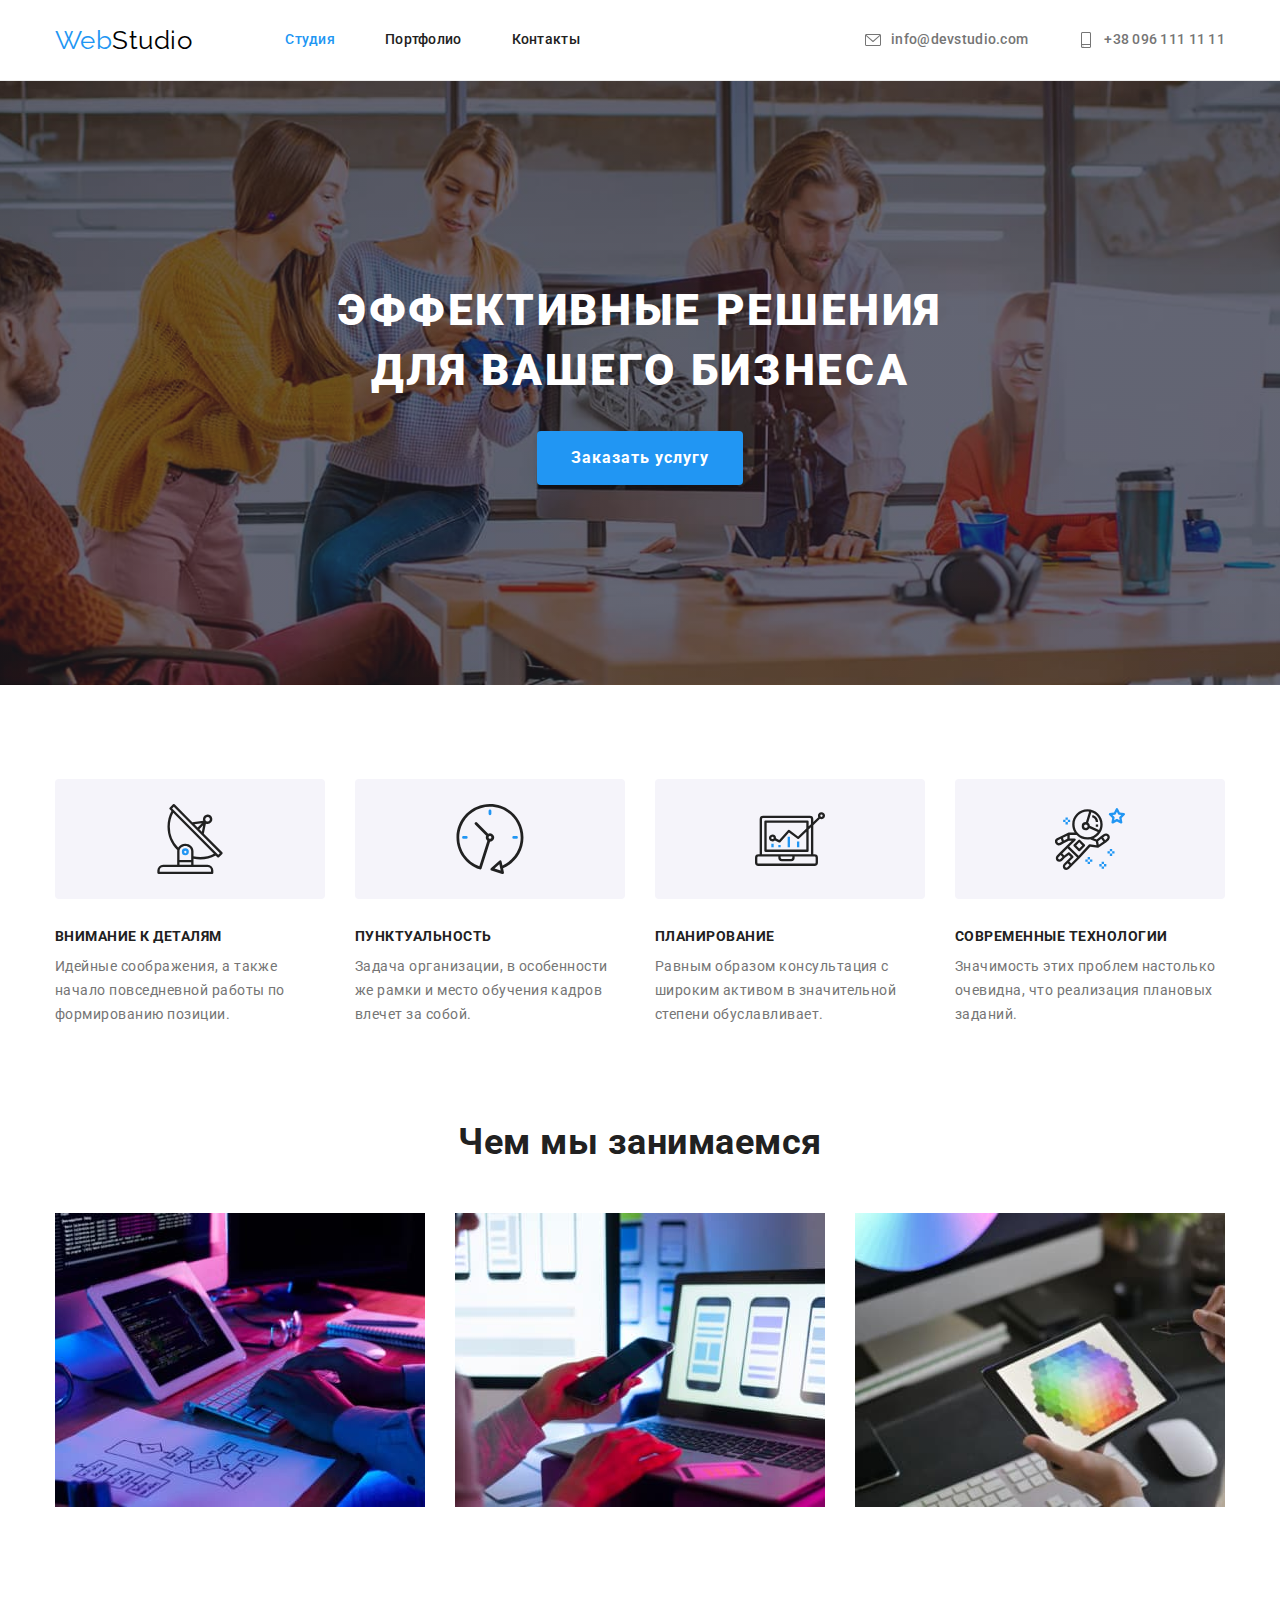
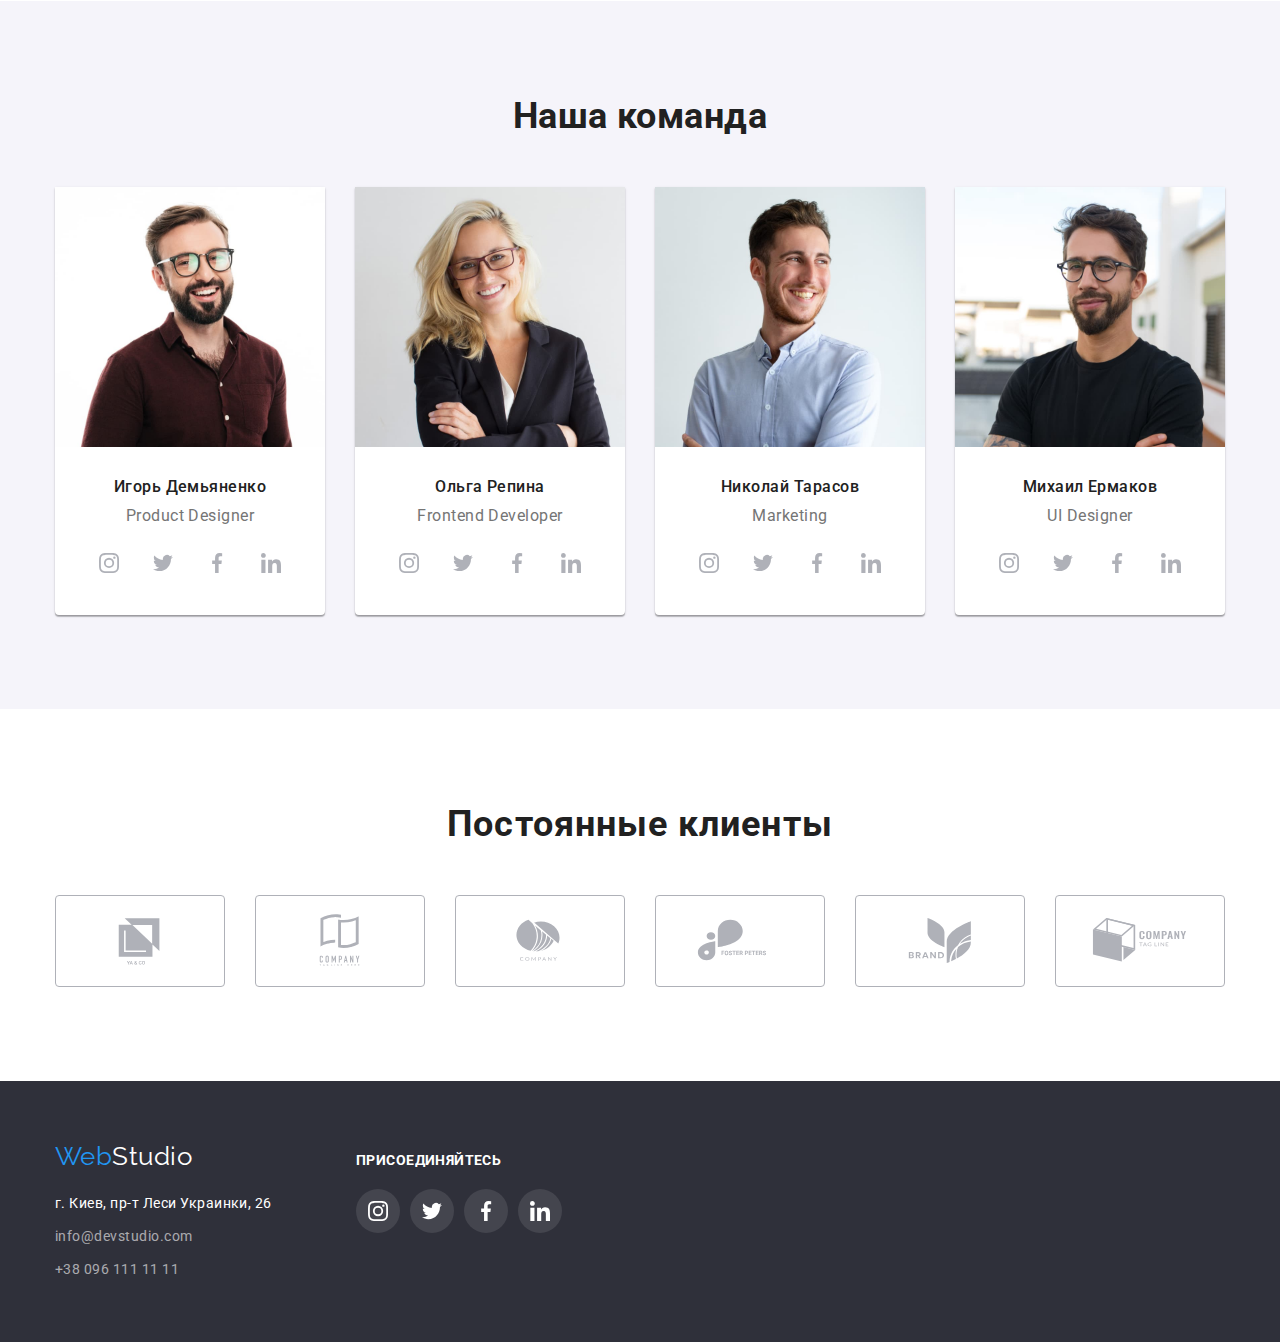
<file: index.html>
<!DOCTYPE html>
<html lang="ru">

<head>
    <meta charset="UTF-8">
    <meta http-equiv="X-UA-Compatible" content="IE=edge">
    <meta name="viewport" content="width=device-width, initial-scale=1.0">
    <title lang="en">Studio</title>
    <link
        href="https://fonts.googleapis.com/css2?family=Raleway:wght@700&family=Roboto:wght@400;500;700;900&display=swap"
        rel="stylesheet">
    <link rel="stylesheet"
        href="https://cdnjs.cloudflare.com/ajax/libs/modern-normalize/1.1.0/modern-normalize.min.css">
    <link rel="stylesheet" href="./css/styles.css">
</head>

<body>
    <!--Шапка сайта-->
    <header class="page-header">
        <div class="container main-nav">
            <nav class="main-nav">
                <a lang="en" href="./index.html" class="logo link">Web<span class="logo-black">Studio</span></a>
                <ul class="site-nav lists">
                    <li class="item"><a href="./index.html" class="link current">Студия</a></li>
                    <li class="item"><a href="./portfolio.html" class="link">Портфолио</a></li>
                    <li class="item"><a href="" class="link">Контакты</a></li>
                </ul>
            </nav>
            <ul class="auth-nav lists">
                <li class="item"><a href="mailto:info@devstudio.com" lang="en" class="link"><svg class="nav-icon"
                            width="16px" height="16px">
                            <use href="./images/icons.svg#icon-mail"></use>
                        </svg>info@devstudio.com</a></li>
                <li class="item"><a href="tel:+380961111111" class="link"><svg class="nav-icon" width="16px"
                            height="16px">
                            <use href="./images/icons.svg#icon-smartphone"></use>
                        </svg>+38 096 111 11 11</a></li>
            </ul>
        </div>
    </header>
    <!--Основная страница-->
    <main>
        <!--Герой-->
        <section class="hero">
            <div class="hero-overlay">
                <h1 class="hero-title">Эффективные решения для вашего бизнеса</h1>
                <button type="button" class="btn">Заказать услугу</button>
            </div>
        </section>
        <!--Особенности-->
        <section class="section">
            <div class="container">
                <ul class="features-list lists">
                    <li class="item">
                        <div class="features-icon"><svg width="70px" height="70px">
                                <use href="./images/icons.svg#icon-antenna"></use>
                            </svg></div>
                        <h3 class="features-title">Внимание к деталям</h3>
                        <p class="features-text">Идейные соображения, а также начало повседневной работы по формированию
                            позиции.</p>
                    </li>
                    <li class="item">
                        <div class="features-icon"><svg width="70px" height="70px">
                                <use href="./images/icons.svg#icon-clock"></use>
                            </svg></div>
                        <h3 class="features-title">Пунктуальность</h3>
                        <p class="features-text">Задача организации, в особенности же рамки и место обучения кадров
                            влечет
                            за собой.</p>
                    </li>
                    <li class="item">
                        <div class="features-icon"><svg width="70px" height="70px">
                                <use href="./images/icons.svg#icon-diagram"></use>
                            </svg></div>
                        <h3 class="features-title">Планирование</h3>
                        <p class="features-text">Равным образом консультация с широким активом в значительной степени
                            обуславливает.</p>
                    </li>
                    <li class="item">
                        <div class="features-icon"><svg width="70px" height="70px">
                                <use href="./images/icons.svg#icon-astronaut"></use>
                            </svg></div>
                        <h3 class="features-title">Современные технологии</h3>
                        <p class="features-text">Значимость этих проблем настолько очевидна, что реализация плановых
                            заданий.</p>
                    </li>
                </ul>
            </div>
        </section>
        <!--Чем мы занимаемся-->
        <section class="section about">
            <div class="container">
                <h2 class="about-title">Чем мы занимаемся</h2>
                <ul class="about-list lists">
                    <li>
                        <img src="./images/box1.jpg" alt="разработка приложений" width="370">
                    </li>
                    <li>
                        <img src="./images/box2.jpg" alt="разработка макета сайта" width="370">
                    </li>
                    <li>
                        <img src="./images/box3.jpg" alt="выбор оттенка из палитры цветов " width="370">
                    </li>
                </ul>
            </div>
        </section>
        <!--Наша команда-->
        <section class="section-team">
            <div class="container">
                <h2 class="team-title">Наша команда</h2>
                <ul class="team-list lists">
                    <li class="item">
                        <img src="./images/ihor.jpg" alt="мужчина с бородой в красной рубашке" width="270" height="260">
                        <div class="team-list-text">
                            <h3 class="title">Игорь Демьяненко</h3>
                            <p lang="en" class="text">Product Designer</p>
                            <ul class="social-list lists">
                                <li class="social-list-item">
                                    <a href="/" class="social-link"><svg class="social-icon" width="20px" height="20px">
                                            <use href="./images/icons.svg#icon-team_instagram"></use>
                                        </svg></a>
                                </li>
                                <li class="social-list-item"><a href="/" class="social-link"><svg class="social-icon"
                                            width="20px" height="20px">
                                            <use href="./images/icons.svg#icon-team_twitter"></use>
                                        </svg></a></li>
                                <li class="social-list-item"><a href="/" class="social-link"><svg class="social-icon"
                                            width="20px" height="20px">
                                            <use href="./images/icons.svg#icon-team_facebook"></use>
                                        </svg></a></li>
                                <li class="social-list-item"><a href="/" class="social-link"><svg class="social-icon"
                                            width="20px" height="20px">
                                            <use href="./images/icons.svg#icon-team_linkedin"></use>
                                        </svg></a></li>
                            </ul>
                        </div>
                    </li>
                    <li class="item">
                        <img src="./images/olga.jpg" alt="девушка в черном пиджаке" width="270" height="260">
                        <div class="team-list-text">
                            <h3 class="title">Ольга Репина</h3>
                            <p lang="en" class="text">Frontend Developer</p>
                            <ul class="social-list lists">
                                <li class="social-list-item">
                                    <a href="/" class="social-link"><svg class="social-icon" width="20px" height="20px">
                                            <use href="./images/icons.svg#icon-team_instagram"></use>
                                        </svg></a>
                                </li>
                                <li class="social-list-item"><a href="/" class="social-link"><svg class="social-icon"
                                            width="20px" height="20px">
                                            <use href="./images/icons.svg#icon-team_twitter"></use>
                                        </svg></a></li>
                                <li class="social-list-item"><a href="/" class="social-link"><svg class="social-icon"
                                            width="20px" height="20px">
                                            <use href="./images/icons.svg#icon-team_facebook"></use>
                                        </svg></a></li>
                                <li class="social-list-item"><a href="/" class="social-link"><svg class="social-icon"
                                            width="20px" height="20px">
                                            <use href="./images/icons.svg#icon-team_linkedin"></use>
                                        </svg></a></li>
                            </ul>
                        </div>
                    </li>
                    <li class="item">
                        <img src="./images/nikolay.jpg" alt="мужчина в голубой рубашке" width="270" height="260">
                        <div class="team-list-text">
                            <h3 class="title">Николай Тарасов</h3>
                            <p lang="en" class="text">Marketing</p>
                            <ul class="social-list lists">
                                <li class="social-list-item">
                                    <a href="/" class="social-link"><svg class="social-icon" width="20px" height="20px">
                                            <use href="./images/icons.svg#icon-team_instagram"></use>
                                        </svg></a>
                                </li>
                                <li class="social-list-item"><a href="/" class="social-link"><svg class="social-icon"
                                            width="20px" height="20px">
                                            <use href="./images/icons.svg#icon-team_twitter"></use>
                                        </svg></a></li>
                                <li class="social-list-item"><a href="/" class="social-link"><svg class="social-icon"
                                            width="20px" height="20px">
                                            <use href="./images/icons.svg#icon-team_facebook"></use>
                                        </svg></a></li>
                                <li class="social-list-item"><a href="/" class="social-link"><svg class="social-icon"
                                            width="20px" height="20px">
                                            <use href="./images/icons.svg#icon-team_linkedin"></use>
                                        </svg></a></li>
                            </ul>
                        </div>
                    </li>
                    <li class="item">
                        <img src="./images/mikola.jpg" alt="Мужчина с бородой в черной футболке" width="270"
                            height="260">
                        <div class="team-list-text">
                            <h3 class="title">Михаил Ермаков</h3>
                            <p lang="en" class="text">UI Designer</p>
                            <ul class="social-list lists">
                                <li class="social-list-item">
                                    <a href="/" class="social-link"><svg class="social-icon" width="20px" height="20px">
                                            <use href="./images/icons.svg#icon-team_instagram"></use>
                                        </svg></a>
                                </li>
                                <li class="social-list-item"><a href="/" class="social-link"><svg class="social-icon"
                                            width="20px" height="20px">
                                            <use href="./images/icons.svg#icon-team_twitter"></use>
                                        </svg></a></li>
                                <li class="social-list-item"><a href="/" class="social-link"><svg class="social-icon"
                                            width="20px" height="20px">
                                            <use href="./images/icons.svg#icon-team_facebook"></use>
                                        </svg></a></li>
                                <li class="social-list-item"><a href="/" class="social-link"><svg class="social-icon"
                                            width="20px" height="20px">
                                            <use href="./images/icons.svg#icon-team_linkedin"></use>
                                        </svg></a></li>
                            </ul>
                        </div>
                    </li>
                </ul>
            </div>
        </section>
        <!--Клиенты-->
        <section class="section-clients">
            <div class="container">
                <h2 class="clients-title">Постоянные клиенты</h2>
                <ul class="clients-list lists">
                    <li class="clients-item"><a href="/" class="clients-link"><svg class="clients-icon" width="106"
                                height="60px">
                                <use href="./images/icons.svg#icon-company_one"></use>
                            </svg></a></li>
                    <li class="clients-item"><a href="/" class="clients-link"><svg class="clients-icon" width="106"
                                height="60px">
                                <use href="./images/icons.svg#icon-company_two"></use>
                            </svg></a></li>
                    <li class="clients-item"><a href="/" class="clients-link"><svg class="clients-icon" width="106"
                                height="60px">
                                <use href="./images/icons.svg#icon-company_three"></use>
                            </svg></a></li>
                    <li class="clients-item"><a href="/" class="clients-link"><svg class="clients-icon" width="106"
                                height="60px">
                                <use href="./images/icons.svg#icon-company_four"></use>
                            </svg></a></li>
                    <li class="clients-item"><a href="/" class="clients-link"><svg class="clients-icon" width="106"
                                height="60px">
                                <use href="./images/icons.svg#icon-company_five"></use>
                            </svg></a></li>
                    <li class="clients-item"><a href="/" class="clients-link"><svg class="clients-icon" width="106"
                                height="60px">
                                <use href="./images/icons.svg#icon-company_six"></use>
                            </svg></a></li>
                </ul>
            </div>

        </section>

    </main>
    <!--Подвал-->
    <footer class="footer">
        <div class="container">
            <div class="container-address">
                <a lang="en" href="./index.html" class="logo-footer link">Web<span class="logo-white">Studio</span></a>
                <address class="address">
                    <p class="text">г. Киев, пр-т Леси Украинки, 26</p>
                    <ul class="address-list lists">
                        <li class="item"><a href="mailto:info@devstudio.com" lang="en"
                                class="link">info@devstudio.com</a>
                        </li>
                        <li class="item"><a href="tel:+380961111111" class="link">+38 096 111 11 11</a></li>
                    </ul>
                </address>
            </div>
            <div class="container-social">
                <p class="footer-social-text">присоединяйтесь</p>
                <ul class="footer-social-list lists">
                    <li class="footer-social-item"><a href="/" class="footer-social-link"><svg
                                class="footer-social-icon" width="20px" height="20px">
                                <use href="./images/icons.svg#icon-footer_instagram"></use>
                            </svg></a></li>
                    <li class="footer-social-item"><a href="/" class="footer-social-link"><svg
                                class="footer-social-icon" width="20px" height="20px">
                                <use href="./images/icons.svg#icon-footer_twitter"></use>
                            </svg></a></li>
                    <li class="footer-social-item"><a href="/" class="footer-social-link"><svg
                                class="footer-social-icon" width="20px" height="20px">
                                <use href="./images/icons.svg#icon-footer_facebook"></use>
                            </svg></a></li>
                    <li class="footer-social-item"><a href="/" class="footer-social-link"><svg
                                class="footer-social-icon" width="20px" height="20px">
                                <use href="./images/icons.svg#icon-footer_linkedin"></use>
                            </svg></a></li>
                </ul>
            </div>
        </div>
    </footer>
</body>

</html>
</file>
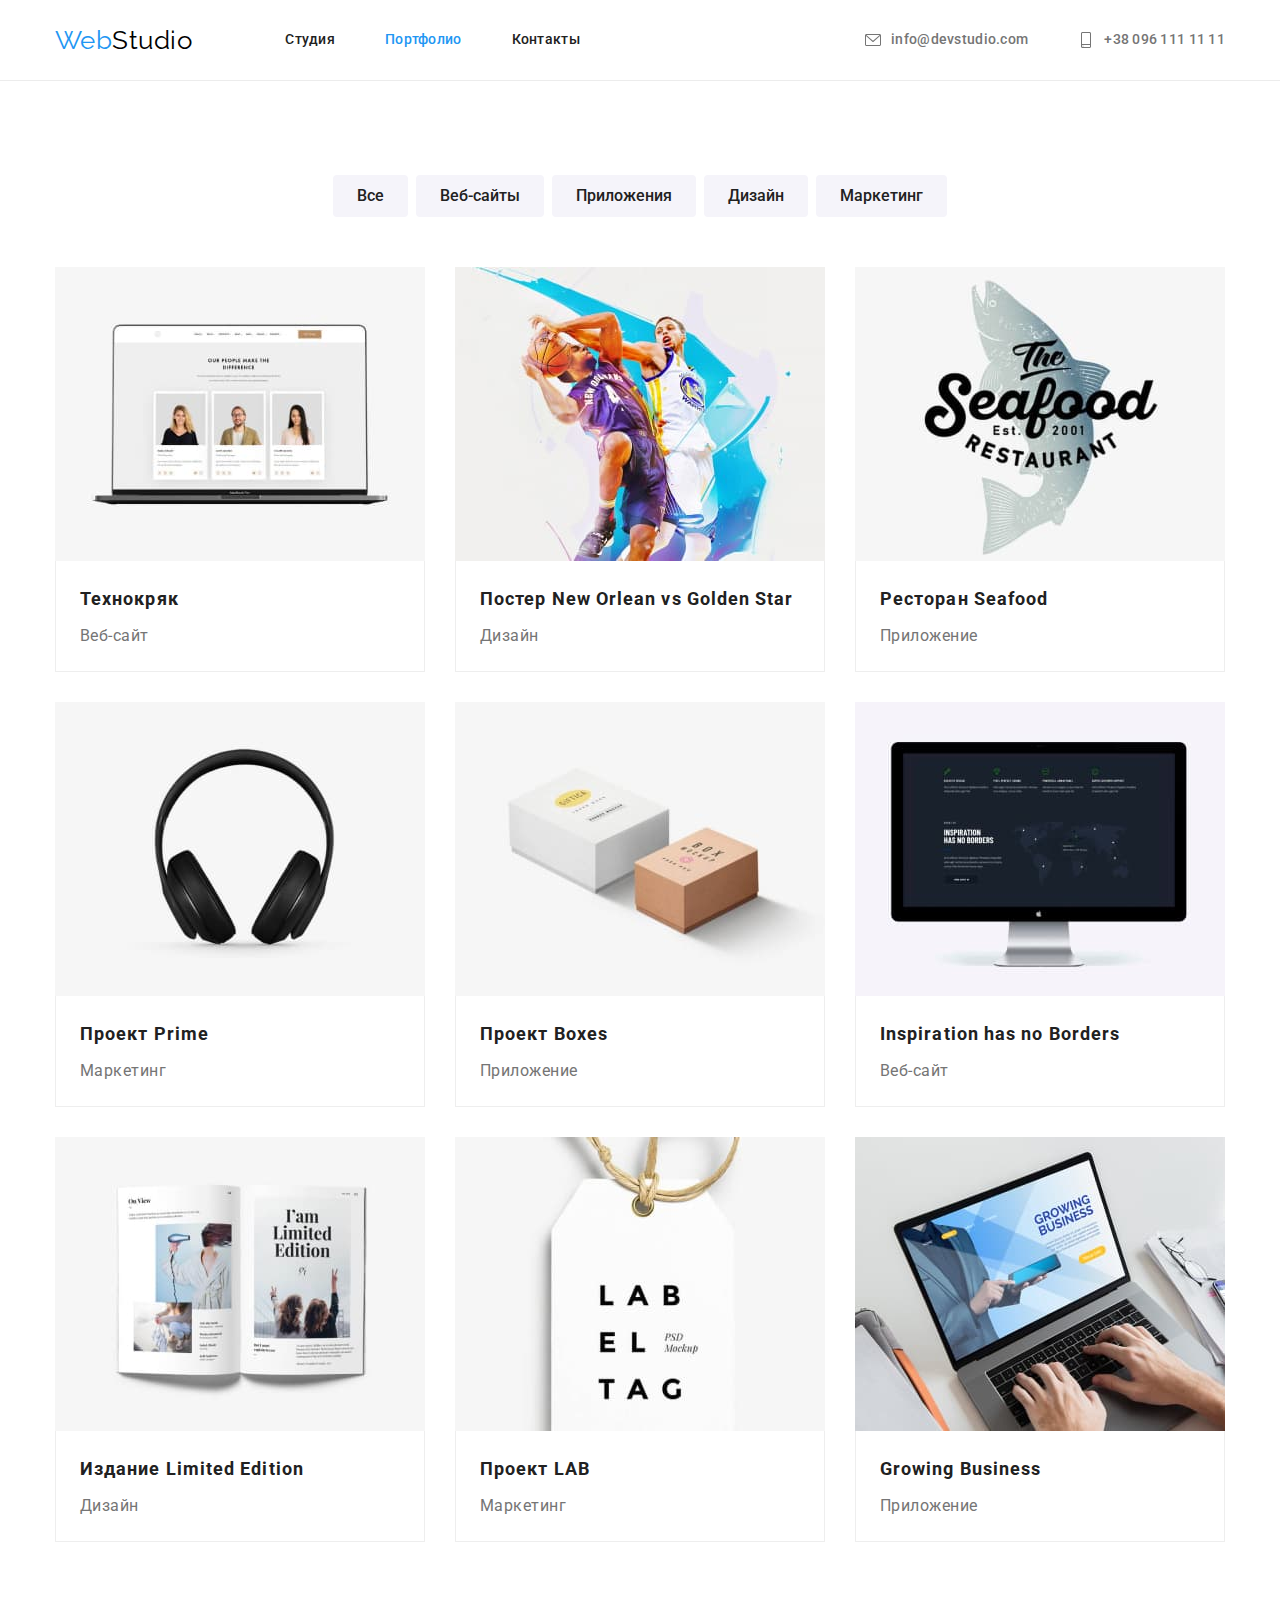
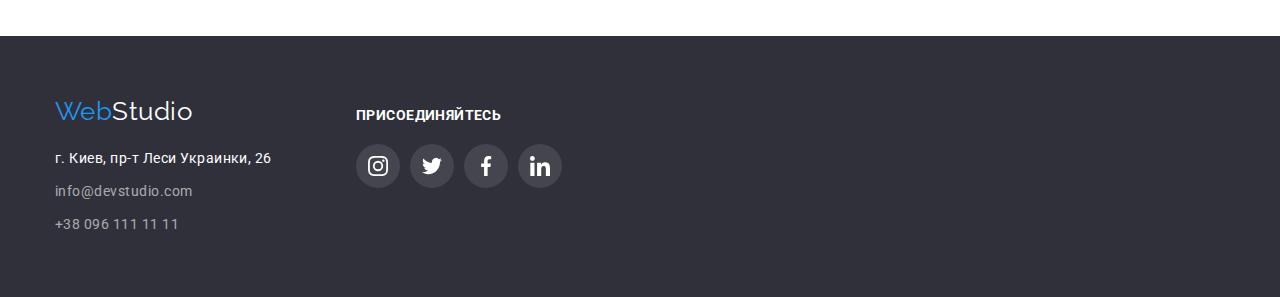
<file: portfolio.html>
<!DOCTYPE html>
<html lang="ru">

<head>
    <meta charset="UTF-8">
    <meta http-equiv="X-UA-Compatible" content="IE=edge">
    <meta name="viewport" content="width=device-width, initial-scale=1.0">
    <title lang="en">Portfolio</title>
    <link
        href="https://fonts.googleapis.com/css2?family=Raleway:wght@700&family=Roboto:wght@400;500;700;900&display=swap"
        rel="stylesheet">
    <link rel="stylesheet"
        href="https://cdnjs.cloudflare.com/ajax/libs/modern-normalize/1.1.0/modern-normalize.min.css">
    <link rel="stylesheet" href="./css/styles.css">
</head>

<body>
    <!--Шапка сайта-->
    <header class="page-header">
        <div class="container main-nav">
            <nav class="main-nav">
                <a lang="en" href="./index.html" class="logo link">Web<span class="logo-black">Studio</span></a>
                <ul class="site-nav lists">
                    <li class="item"><a href="./index.html" class="link">Студия</a></li>
                    <li class="item"><a href="./portfolio.html" class="link current">Портфолио</a></li>
                    <li class="item"><a href="" class="link">Контакты</a></li>
                </ul>
            </nav>
            <ul class="auth-nav lists">
                <li class="item"><a href="mailto:info@devstudio.com" lang="en" class="link"><svg class="nav-icon"
                            width="16px" height="16px">
                            <use href="./images/icons.svg#icon-mail"></use>
                        </svg>info@devstudio.com</a></li>
                <li class="item"><a href="tel:+380961111111" class="link"><svg class="nav-icon" width="16px"
                            height="16px">
                            <use href="./images/icons.svg#icon-smartphone"></use>
                        </svg>+38 096 111 11 11</a></li>
            </ul>
        </div>
    </header>
    <!--Основная страница-->
    <main>
        <section class="section-portfolio">
            <div class="container">
                <!--Тег h1 скрыт стилями-->
                <h1 class="hide-title">Портфолио</h1>
                <!--Тег h2 будет скрыт стилями-->
                <h2 class="hide-title">Наши проэкты</h2>
                <!--Навигация-->
                <ul class="buttons-list lists">
                    <li class="item"><button type="button" class="buttons">Все</button></li>
                    <li class="item"><button type="button" class="buttons">Веб-сайты</button></li>
                    <li class="item"><button type="button" class="buttons">Приложения</button></li>
                    <li class="item"><button type="button" class="buttons">Дизайн</button></li>
                    <li class="item"><button type="button" class="buttons">Маркетинг</button></li>
                </ul>
                <!--Карточки-->
                <ul class="cards lists">
                    <li class="item">
                        <img src="./images/laptop1.jpg" alt="веб-сайт на ноутбуке" width="370" height="294">
                        <div class="cards-text-box">
                            <h3 class="cards-tittle">Технокряк</h3>
                            <p class="cards-text">Веб-сайт</p>
                        </div>
                    </li>
                    <li class="item">
                        <img src="./images/bascketball2.jpg" alt="постер о баскеболе" width="370" height="294">
                        <div class="cards-text-box">
                            <h3 class="cards-tittle">Постер New Orlean vs Golden Star</h3>
                            <p class="cards-text">Дизайн</p>
                        </div>
                    </li>
                    <li class="item">
                        <img src="./images/seafood3.jpg" alt="реклама морсокого ресторана с рыбой на заднем фоне"
                            width="370" height="294">
                        <div class="cards-text-box">
                            <h3 class="cards-tittle">Ресторан Seafood</h3>
                            <p class="cards-text">Приложение</p>
                        </div>
                    </li>
                    <li class="item">
                        <img src="./images/headphones4.jpg" alt="студийные наушники" width="370" height="294">
                        <div class="cards-text-box">
                            <h3 class="cards-tittle">Проект Prime</h3>
                            <p class="cards-text">Маркетинг</p>
                        </div>
                    </li>
                    <li class="item">
                        <img src="./images/boxes5.jpg" alt="две коробки" width="370" height="294">
                        <div class="cards-text-box">
                            <h3 class="cards-tittle">Проект Boxes</h3>
                            <p class="cards-text">Приложение</p>
                        </div>
                    </li>
                    <li class="item">
                        <img src="./images/laptop6.jpg" alt="монитор и открый веб-сайт" width="370" height="294">
                        <div class="cards-text-box">
                            <h3 lang="en" class="cards-tittle">Inspiration has no Borders</h3>
                            <p class="cards-text">Веб-сайт</p>
                        </div>
                    </li>
                    <li class="item">
                        <img src="./images/edition7.jpg" alt="раскрытая книга" width="370" height="294">
                        <div class="cards-text-box">
                            <h3 class="cards-tittle">Издание Limited Edition</h3>
                            <p class="cards-text">Дизайн</p>
                        </div>
                    </li>
                    <li class="item">
                        <img src="./images/labb8.jpg" alt="бирка на веревке с надписью" width="370" height="294">
                        <div class="cards-text-box">
                            <h3 class="cards-tittle">Проект LAB</h3>
                            <p class="cards-text">Маркетинг</p>
                        </div>
                    </li>
                    <li class="item">
                        <img src="./images/business9.jpg" alt="мужчина набирает текст на ноутбуке" width="370"
                            height="294">
                        <div class="cards-text-box">
                            <h3 lang="en" class="cards-tittle">Growing Business</h3>
                            <p class="cards-text">Приложение</p>
                        </div>
                    </li>
                </ul>
            </div>

        </section>
    </main>
    <!--Подвал-->
    <footer class="footer">
        <div class="container">
            <div class="container-address">
                <a lang="en" href="./index.html" class="logo-footer link">Web<span class="logo-white">Studio</span></a>
                <address class="address">
                    <p class="text">г. Киев, пр-т Леси Украинки, 26</p>
                    <ul class="address-list lists">
                        <li class="item"><a href="mailto:info@devstudio.com" lang="en"
                                class="link">info@devstudio.com</a>
                        </li>
                        <li class="item"><a href="tel:+380961111111" class="link">+38 096 111 11 11</a></li>
                    </ul>
                </address>
            </div>
            <div class="container-social">
                <p class="footer-social-text">присоединяйтесь</p>
                <ul class="footer-social-list lists">
                    <li class="footer-social-item"><a href="/" class="footer-social-link"><svg
                                class="footer-social-icon" width="20px" height="20px">
                                <use href="./images/icons.svg#icon-footer_instagram"></use>
                            </svg></a></li>
                    <li class="footer-social-item"><a href="/" class="footer-social-link"><svg
                                class="footer-social-icon" width="20px" height="20px">
                                <use href="./images/icons.svg#icon-footer_twitter"></use>
                            </svg></a></li>
                    <li class="footer-social-item"><a href="/" class="footer-social-link"><svg
                                class="footer-social-icon" width="20px" height="20px">
                                <use href="./images/icons.svg#icon-footer_facebook"></use>
                            </svg></a></li>
                    <li class="footer-social-item"><a href="/" class="footer-social-link"><svg
                                class="footer-social-icon" width="20px" height="20px">
                                <use href="./images/icons.svg#icon-footer_linkedin"></use>
                            </svg></a></li>
                </ul>
            </div>
        </div>
    </footer>
</body>

</html>
</file>
<file: css/styles.css>
:root {
  --primary-text-color: #757575;
  --title-text-color: #212121;
  --accent-color: #2196f3;
  --white-color: #ffffff;
  --black-color: #000000;
  --bg-color: #ffffff;
  --hero-bg-color: #2f303a;
  --section-color: #f5f4fa;
  --address-link-color: rgba(255, 255, 255, 0.6);
}

body {
  font-family: 'Roboto', sans-serif;
  letter-spacing: 0.03em;
  background-color: var(--bg-color);
  color: var(--primary-text-color);
}

.lists {
  list-style: none;
}
.link {
  text-decoration: none;
}
.hide-title {
  position: absolute;
  width: 1px;
  height: 1px;
  margin: -1px;
  border: 0;
  padding: 0;
  white-space: nowrap;
  clip-path: inset(100%);
  clip: rect(0 0 0 0);
  overflow: hidden;
  opacity: 0;
}
/* container */
.container {
  margin-left: auto;
  margin-right: auto;
  padding: 0 15px;
  width: 1200px;
}
/* section */
.section {
  padding-top: 94px;
}
/* Допустимы сброс стилей по ТЗ */
h1,
h2,
h3,
h4,
h5,
h6,
p {
  margin: 0;
}

ul {
  padding: 0;
  margin: 0;
}
img {
  display: block;
  max-width: 100%;
}
/* header */
.page-header {
  border-bottom: 1px solid #ececec;
}

.main-nav {
  display: flex;
  align-items: center;
}

/* logo */
.logo {
  display: block;
  margin-right: 93px;

  font-family: Raleway, sans-serif;
  font-size: 26px;
  line-height: 1.19;
  color: var(--accent-color);
}
.logo-black {
  color: var(--black-color);
}
/* site nav */
.site-nav {
  display: flex;
}
.site-nav .item + .item,
.auth-nav .item + .item {
  margin-left: 50px;
}
.site-nav .link {
  display: block;
  padding-top: 32px;
  padding-bottom: 32px;

  font-weight: 500;
  font-size: 14px;
  line-height: 1.14;
  letter-spacing: 0.02em;
  color: var(--title-text-color);
}
.site-nav .link:hover,
.site-nav .link:focus,
.auth-nav .link:hover,
.auth-nav .link:focus {
  color: var(--accent-color);
}
.site-nav .link.current {
  color: var(--accent-color);
}
/* auth nav */
.auth-nav {
  display: flex;
  margin-left: auto;
}
.auth-nav > .item > .link {
  display: flex;
}
.nav-icon {
  fill: currentColor;
  margin-right: 10px;
}

.auth-nav .link {
  display: block;
  padding-top: 32px;
  padding-bottom: 32px;

  font-weight: 500;
  font-size: 14px;
  line-height: 1.14;
  letter-spacing: 0.02em;
  color: var(--primary-text-color);
}

/* Стили для index.html*/
/* hero */
.hero-overlay {
  padding-top: 200px;
  padding-bottom: 200px;
  margin-left: auto;
  margin-right: auto;
  text-align: center;
  max-width: 1600px;

  background-color: var(--hero-bg-color);
  background-image: linear-gradient(to right, rgba(47, 48, 58, 0.4), rgba(47, 48, 58, 0.4)),
    url('../images/hero.jpg');
  background-position: center;
  background-size: cover;
}

.hero-title {
  margin: 0 auto;
  width: 696px;
  margin-bottom: 30px;

  font-weight: 900;
  font-size: 44px;
  line-height: 1.36;
  letter-spacing: 0.06em;
  text-transform: uppercase;
  color: var(--white-color);
}
.btn {
  padding: 10px 32px;
  min-width: 200px;
  border-radius: 4px;
  border-color: transparent;

  font-family: inherit;
  font-weight: 700;
  font-size: 16px;
  line-height: 1.88;
  letter-spacing: 0.06em;
  background-color: var(--accent-color);
  color: var(--white-color);
  cursor: pointer;
  box-shadow: 0px 4px 4px rgba(0, 0, 0, 0.15);
}
.btn:hover,
.btn:focus {
  background-color: #188ce8;
}
/* features */
.features-list {
  display: flex;
}
.features-icon {
  display: flex;
  justify-content: center;
  align-items: center;
  margin-bottom: 30px;
  width: 270px;
  height: 120px;

  background-color: var(--section-color);
  border-radius: 4px;
}
.features-list .item {
  width: 270px;
  margin-right: 30px;
}
.features-list .item:last-child {
  margin-right: 0;
}
.features-title {
  margin-bottom: 10px;

  font-weight: 700;
  font-size: 14px;
  line-height: 1.14;
  text-transform: uppercase;
  color: var(--title-text-color);
}
.features-text {
  font-size: 14px;
  line-height: 1.71;
}
/* about & team */
.section.about {
  padding-bottom: 94px;
}
.about-list {
  display: flex;
  justify-content: space-between;
}
.about-title,
.team-title {
  margin-bottom: 50px;

  font-weight: 700;
  font-size: 36px;
  line-height: 1.17;
  text-align: center;
  color: var(--title-text-color);
}
.section-team {
  padding-top: 94px;
  padding-bottom: 94px;
  background-color: var(--section-color);
}

.team-list {
  display: flex;
  justify-content: space-between;
}
.team-list > .item {
  text-align: center;
  background-color: var(--bg-color);

  box-shadow: 0px 1px 3px rgba(0, 0, 0, 0.12), 0px 1px 1px rgba(0, 0, 0, 0.14),
    0px 2px 1px rgba(0, 0, 0, 0.2);
  border-radius: 0px 0px 4px 4px;
}
.team-list-text {
  padding-top: 30px;
  padding-bottom: 30px;
}
.team-list .title {
  padding-bottom: 10px;

  font-weight: 500;
  font-size: 16px;
  line-height: 1.19;
  color: var(--title-text-color);
}
.team-list .text {
  font-size: 16px;
  line-height: 1.19;
}
/* social list */
.social-list {
  display: flex;
  margin-top: 16px;
  justify-content: center;
}
.social-list-item {
  width: 44px;
  height: 44px;
}

.social-list-item + .social-list-item {
  margin-left: 10px;
}
.social-link {
  width: 100%;
  height: 100%;
  background-color: var(--white-color);
  display: flex;
  align-items: center;
  justify-content: center;
  border-radius: 50%;
}
.social-icon {
  fill: #afb1b8;
}
.social-link:hover,
.social-link:focus {
  background-color: var(--accent-color);
}
.social-link:hover .social-icon,
.social-link:focus .social-icon {
  fill: var(--white-color);
}
/* clients */
.section-clients {
  padding: 94px 0;
}
.clients-title {
  margin-bottom: 50px;

  font-weight: 700;
  font-size: 36px;
  line-height: 1.17;
  text-align: center;
  letter-spacing: 0.03em;
  color: var(--title-text-color);
}
.clients-list {
  display: flex;
  justify-content: center;
}
.clients-item {
  width: 170px;
  height: 92px;
}
.clients-item + .clients-item {
  margin-left: 30px;
}
.clients-link {
  width: 100%;
  height: 100%;
  display: flex;
  justify-content: center;
  align-items: center;

  border: 1px solid #afb1b8;
  border-radius: 4px;
}
.clients-icon {
  fill: #afb1b8;
}
.clients-link:hover,
.clients-link:focus {
  border: 1px solid var(--accent-color);
}
.clients-link:hover .clients-icon,
.clients-link:focus .clients-icon {
  fill: var(--accent-color);
}

/* footer */
.footer {
  padding-top: 60px;
  padding-bottom: 60px;

  background-color: var(--hero-bg-color);
}
.logo-footer {
  display: block;
  width: 145px;

  font-family: Raleway, sans-serif;
  font-size: 26px;
  line-height: 1.19;
  color: var(--accent-color);
}
.logo-white {
  color: var(--white-color);
}
.address {
  display: block;
  width: 231px;
  margin-top: 20px;
}
.address .text {
  font-size: 14px;
  line-height: 1.71;
  font-style: normal;
  color: var(--white-color);
}
.address-list .link {
  font-style: normal;
  font-size: 14px;
  line-height: 1.71;
  color: var(--address-link-color);
}
.address-list > .item {
  padding-top: 9px;
}
/* footer-social */
.footer .container {
  display: flex;
  align-items: baseline;
}
.container-address {
  width: 231px;
}
.container-social {
  width: 206px;
  margin-left: 70px;
  align-items: flex-start;
}
.footer-social-text {
  display: block;
  margin-bottom: 20px;

  font-weight: 700;
  font-size: 14px;
  line-height: 1.14;
  letter-spacing: 0.03em;
  text-transform: uppercase;
  color: var(--white-color);
}
.footer-social-list {
  display: flex;
  justify-content: center;
}
.footer-social-item {
  width: 44px;
  height: 44px;
}
.footer-social-item + .footer-social-item {
  margin-left: 10px;
}
.footer-social-link {
  width: 100%;
  height: 100%;
  display: flex;
  justify-content: center;
  align-items: center;

  background-color: rgba(255, 255, 255, 0.1);
  border-radius: 50%;
}
.footer-social-icon {
  fill: var(--white-color);
}
.footer-social-link:hover,
.footer-social-link:focus {
  background-color: var(--accent-color);
}

/* Стили для portfolio.html */
/* buttons */
.section-portfolio {
  padding-top: 94px;
  padding-bottom: 94px;
}
.buttons-list {
  display: flex;
  justify-content: center;
  margin-bottom: 50px;
}
.buttons-list > .item {
  margin-left: 8px;
}
.buttons-list > .item:first-child {
  margin-left: 0;
}
.buttons {
  padding: 6px 22px;
  border-radius: 4px;
  border-color: transparent;

  font-family: Roboto, sans-serif;
  font-weight: 500;
  font-size: 16px;
  line-height: 1.62;
  background-color: var(--section-color);
  color: var(--title-text-color);
}
.buttons:hover,
.buttons:focus {
  background-color: var(--accent-color);
  color: var(--white-color);
  box-shadow: 0px 3px 1px rgba(0, 0, 0, 0.1), 0px 1px 2px rgba(0, 0, 0, 0.08),
    0px 2px 2px rgba(0, 0, 0, 0.12);
  cursor: pointer;
}
/* cards */
.cards {
  display: flex;
  flex-wrap: wrap;
  margin-left: -30px;
  margin-bottom: -30px;
}
.cards > .item {
  max-width: 370px;
  margin-left: 30px;
  margin-bottom: 30px;
}
.cards > .item:hover {
  box-shadow: 0px 1px 1px rgba(0, 0, 0, 0.12), 0px 4px 4px rgba(0, 0, 0, 0.06),
    1px 4px 6px rgba(0, 0, 0, 0.16);
  cursor: pointer;
}
.cards-text-box {
  padding: 20px 24px;
  border: 1px solid #eeeeee;
  border-top: none;
}

.cards-tittle {
  margin-bottom: 4px;

  font-weight: 700;
  font-size: 18px;
  line-height: 2;
  letter-spacing: 0.06em;
  color: var(--title-text-color);
}
.cards-text {
  font-size: 16px;
  line-height: 1.88;
}
</file>
